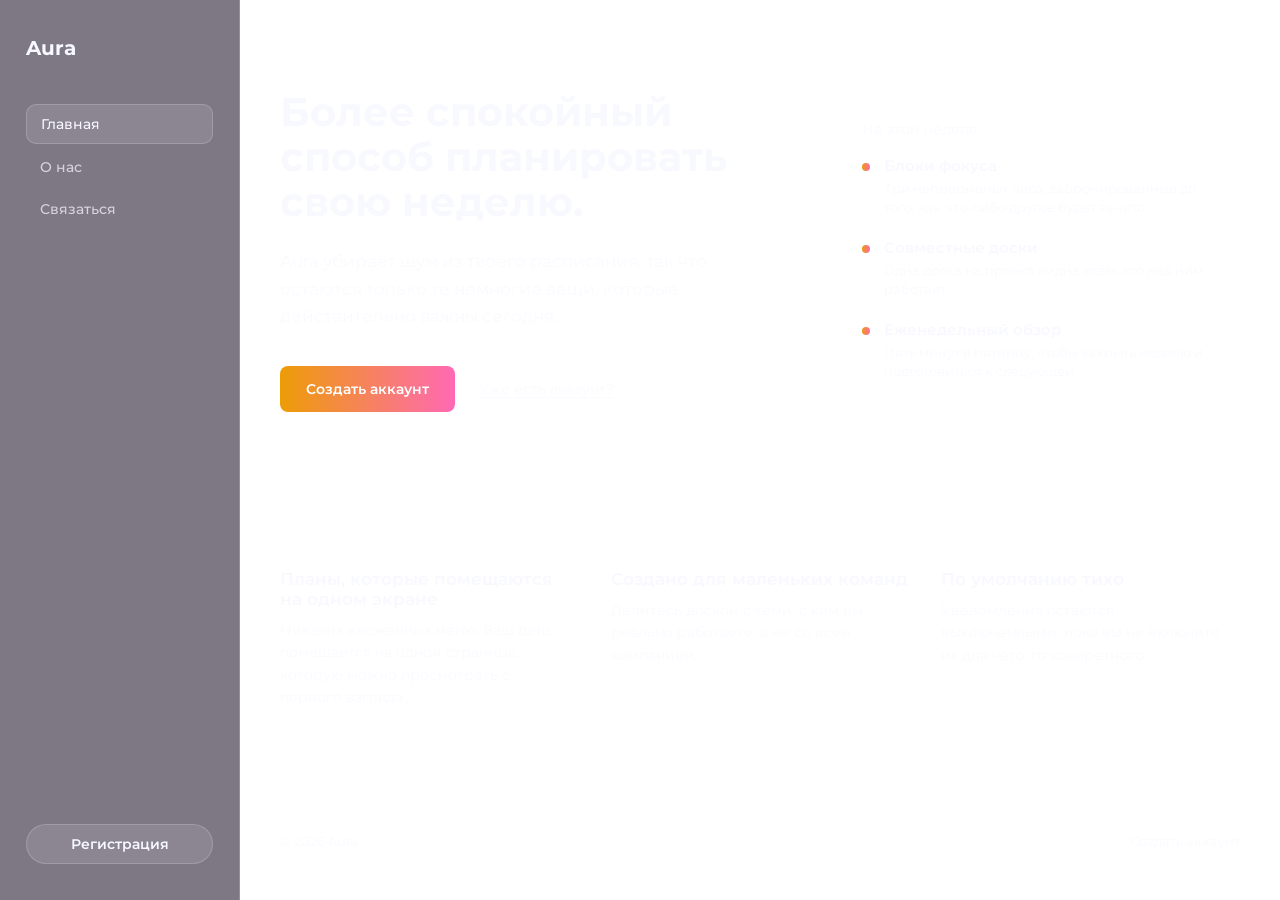
<file: index.html>
<!DOCTYPE html>
<html lang="en">
<head>
    <meta charset="UTF-8">
    <meta name="viewport" content="width=device-width, initial-scale=1.0">
    <title>Aura — Более спокойный способ планировать свою неделю.</title>
    <link rel="preconnect" href="https://fonts.googleapis.com">
    <link href="https://fonts.googleapis.com/css2?family=Montserrat:wght@400;500;600;700&display=swap" rel="stylesheet">
    <link rel="stylesheet" href="home.css">
    <link rel="icon" type="image/svg+xml" href="https://github.com/mamyrbekadilet-source/aura/blob/main/logo-mark.svg">
</head>
<body>
    <aside class="sidebar">
        <a href="index.html" class="logo">Aura</a>
        <nav class="sidebar-nav">
            <a href="index.html" class="active">Главная</a>

            <a href="about.html">О нас</a>
            <a href="contact.html">Связаться</a>
        </nav>
        <a href="signup.html" class="nav-cta">Регистрация</a>
    </aside>
    <main class="hero">
        <div class="hero-copy">
            <h1>Более спокойный способ планировать свою неделю.</h1>
            <p class="hero-sub">
                Aura убирает шум из твоего расписания,
                так что остаются только те немногие вещи,
                которые действительно важны сегодня.
            </p>
            <div class="hero-actions">
                <a href="signup.html" class="gradient-btn">Создать аккаунт</a>
                <a href="login.html" class="text-link">Уже есть аккаунт?</a>
            </div>
        </div>
        <aside class="hero-panel">
            <p class="panel-kicker">На этой неделе</p>
            <ul class="panel-list">
                <li>
                    <span class="panel-dot"></span>
                    <div>
                        <p class="panel-title">Блоки фокуса</p>
                        <p class="panel-text">Три непрерывных часа, забронированные до того, как что-либо другое будет занято.</p>
                    </div>
                </li>
                <li>
                    <span class="panel-dot"></span>
                    <div>
                        <p class="panel-title">Совместные доски</p>
                        <p class="panel-text">Одна доска на проект, видна всем, кто над ним работает.</p>
                    </div>
                </li>
                <li>
                    <span class="panel-dot"></span>
                    <div>
                        <p class="panel-title">Еженедельный обзор</p>
                        <p class="panel-text">Пять минут в пятницу, чтобы закрыть неделю и подготовиться к следующей.</p>
                    </div>
                </li>
            </ul>
        </aside>
    </main>
    <section id="features" class="features">
        <div class="feature">
            <h3>Планы, которые помещаются на одном экране</h3>
            <p>Никаких вложенных меню. Ваш день помещается на одной странице, которую можно просмотреть с первого взгляда.</p>
        </div>
        <div class="feature">
            <h3>Создано для маленьких команд</h3>
            <p>Делитесь доской с теми, с кем вы реально работаете, а не со всей компанией.</p>
        </div>
        <div class="feature">
            <h3>По умолчанию тихо</h3>
            <p>Уведомления остаются выключенными, пока вы не включите их для чего-то конкретного.</p>
        </div>
    </section>
    <footer class="footer">
        <span>&copy; 2026 Aura</span>
        <a href="signup.html">Создать аккаунт</a>
    </footer>
</body>
</html>
</file>
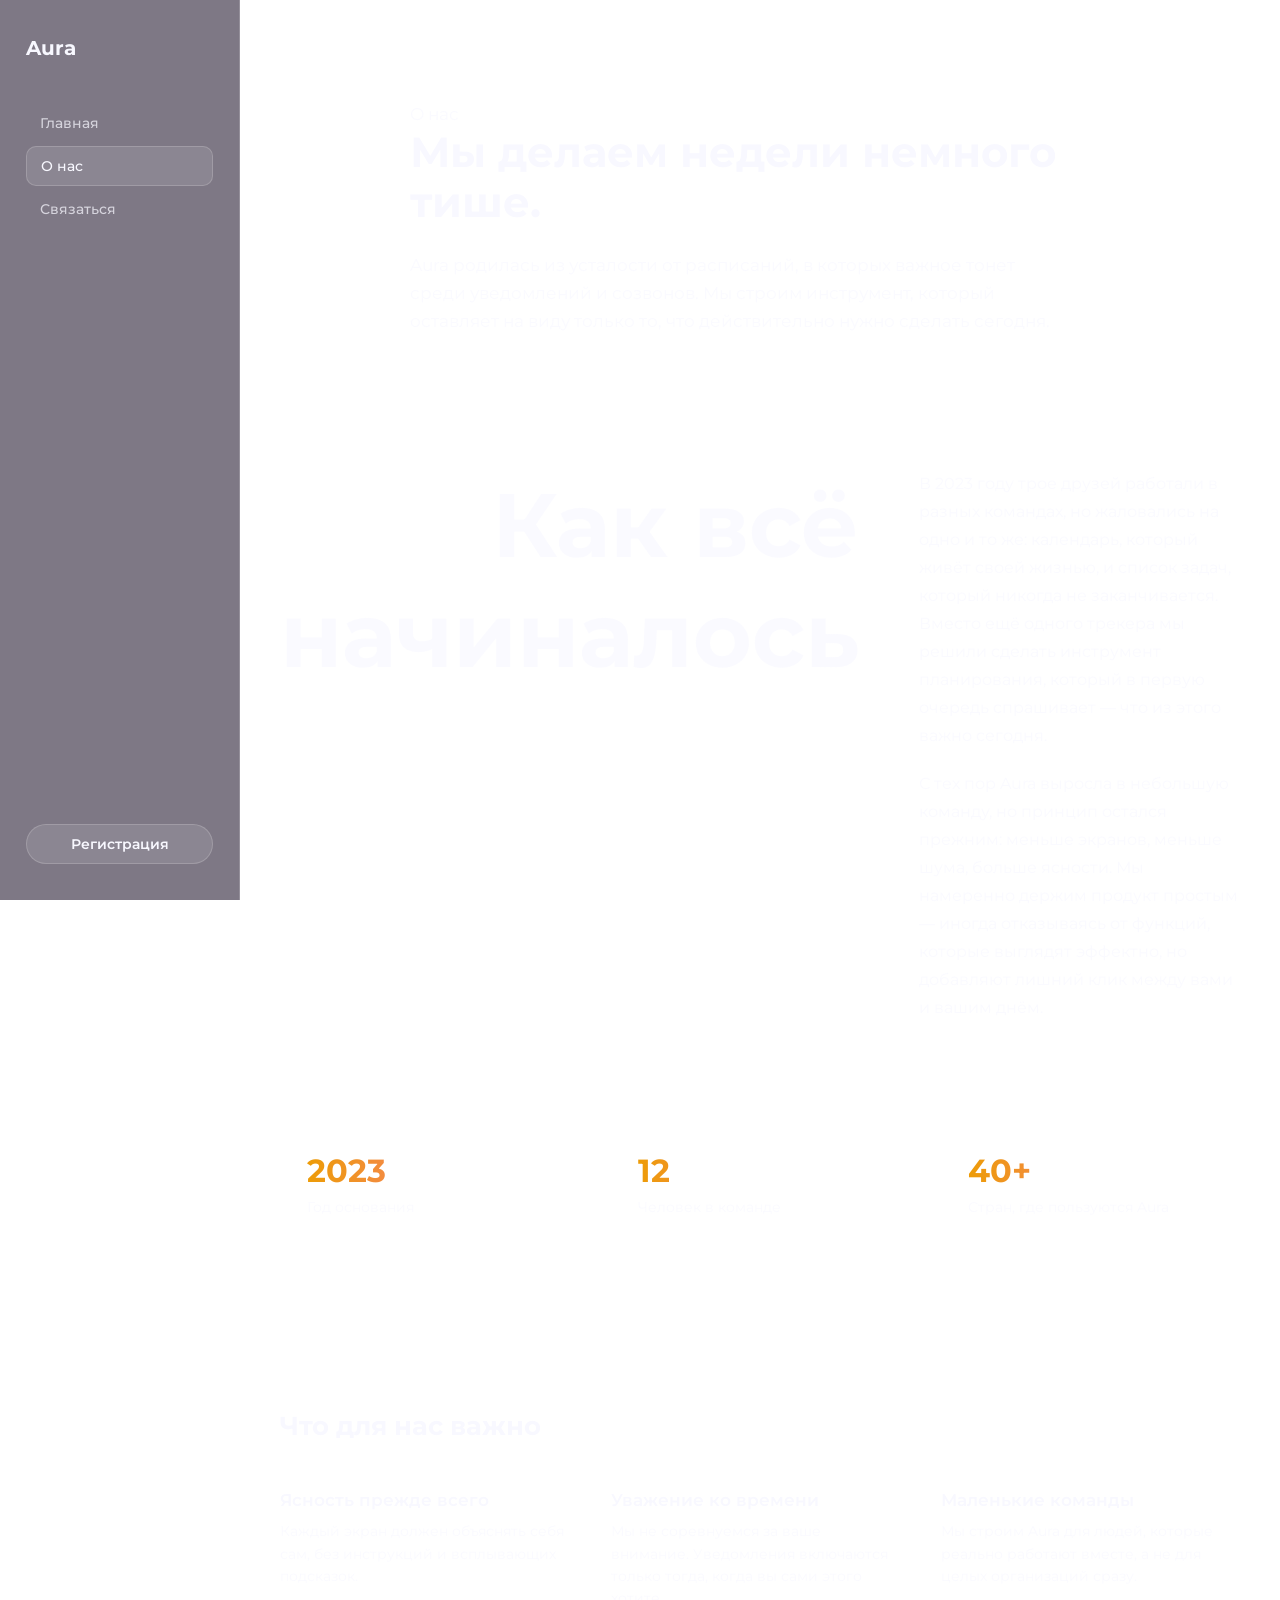
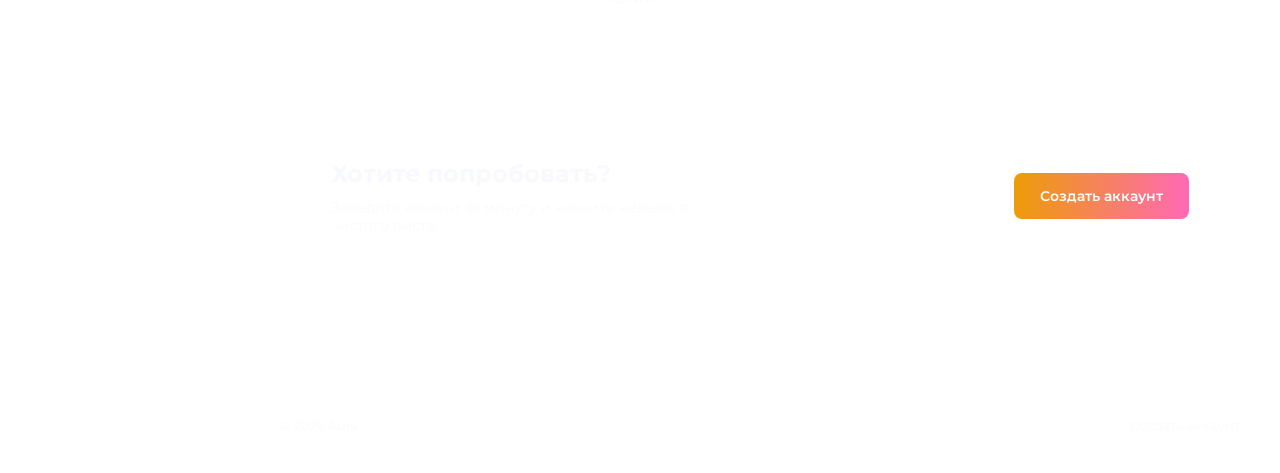
<file: about.html>
<!DOCTYPE html>
<html lang="ru">
<head>
    <meta charset="UTF-8">
    <meta name="viewport" content="width=device-width, initial-scale=1.0">
    <title>О нас — Aura</title>
    <link rel="preconnect" href="https://fonts.googleapis.com">
    <link href="https://fonts.googleapis.com/css2?family=Montserrat:wght@400;500;600;700&display=swap" rel="stylesheet">
    <link rel="stylesheet" href="about.css">
    <link rel="icon" type="image/svg+xml" href="https://github.com/mamyrbekadilet-source/aura/blob/main/logo-mark.svg">
</head>
<body>
    <aside class="sidebar">
        <a href="index.html" class="logo">Aura</a>
        <nav class="sidebar-nav">
            <a href="index.html">Главная</a>
            <a href="about.html" class="active">О нас</a>
            <a href="contact.html">Связаться</a>
        </nav>
        <a href="signup.html" class="nav-cta">Регистрация</a>
    </aside>
    <main>
        <section class="about-hero">
            <p class="about-kicker">О нас</p>
            <h1>Мы делаем недели немного тише.</h1>
            <p>
                Aura родилась из усталости от расписаний, в которых важное
                тонет среди уведомлений и созвонов. Мы строим инструмент,
                который оставляет на виду только то, что действительно
                нужно сделать сегодня.
            </p>
        </section>
        <section class="story">
            <h1 class="story-label">Как всё начиналось</h1>
            <div class="story-copy">
                <p>
                    В 2023 году трое друзей работали в разных командах, но
                    жаловались на одно и то же: календарь, который живёт
                    своей жизнью, и список задач, который никогда не
                    заканчивается. Вместо ещё одного трекера мы решили
                    сделать инструмент планирования, который в первую
                    очередь спрашивает — что из этого важно сегодня.
                </p>
                <p>
                    С тех пор Aura выросла в небольшую команду, но принцип
                    остался прежним: меньше экранов, меньше шума, больше
                    ясности. Мы намеренно держим продукт простым — иногда
                    отказываясь от функций, которые выглядят эффектно, но
                    добавляют лишний клик между вами и вашим днём.
                </p>
            </div>
        </section>
        <section class="stats">
            <div class="stat">
                <p class="stat-number">2023</p>
                <p class="stat-label">Год основания</p>
            </div>
            <div class="stat">
                <p class="stat-number">12</p>
                <p class="stat-label">Человек в команде</p>
            </div>
            <div class="stat">
                <p class="stat-number">40+</p>
                <p class="stat-label">Стран, где пользуются Aura</p>
            </div>
        </section>
        <section class="values">
            <h2>Что для нас важно</h2>
            <div class="values-grid">
                <div class="value">
                    <h3>Ясность прежде всего</h3>
                    <p>Каждый экран должен объяснять себя сам, без инструкций и всплывающих подсказок.</p>
                </div>
                <div class="value">
                    <h3>Уважение ко времени</h3>
                    <p>Мы не соревнуемся за ваше внимание. Уведомления включаются только тогда, когда вы сами этого хотите.</p>
                </div>
                <div class="value">
                    <h3>Маленькие команды</h3>
                    <p>Мы строим Aura для людей, которые реально работают вместе, а не для целых организаций сразу.</p>
                </div>
            </div>
        </section>
        <section class="about-cta">
            <div class="about-cta-panel">
                <div>
                    <h2>Хотите попробовать?</h2>
                    <p>Заведите аккаунт за минуту и начните неделю с чистого листа.</p>
                </div>
                <a href="signup.html" class="gradient-btn">Создать аккаунт</a>
            </div>
        </section>
    </main>
    <footer class="footer">
        <span>&copy; 2026 Aura</span>
        <a href="signup.html">Создать аккаунт</a>
    </footer>
</body>
</html>
</file>
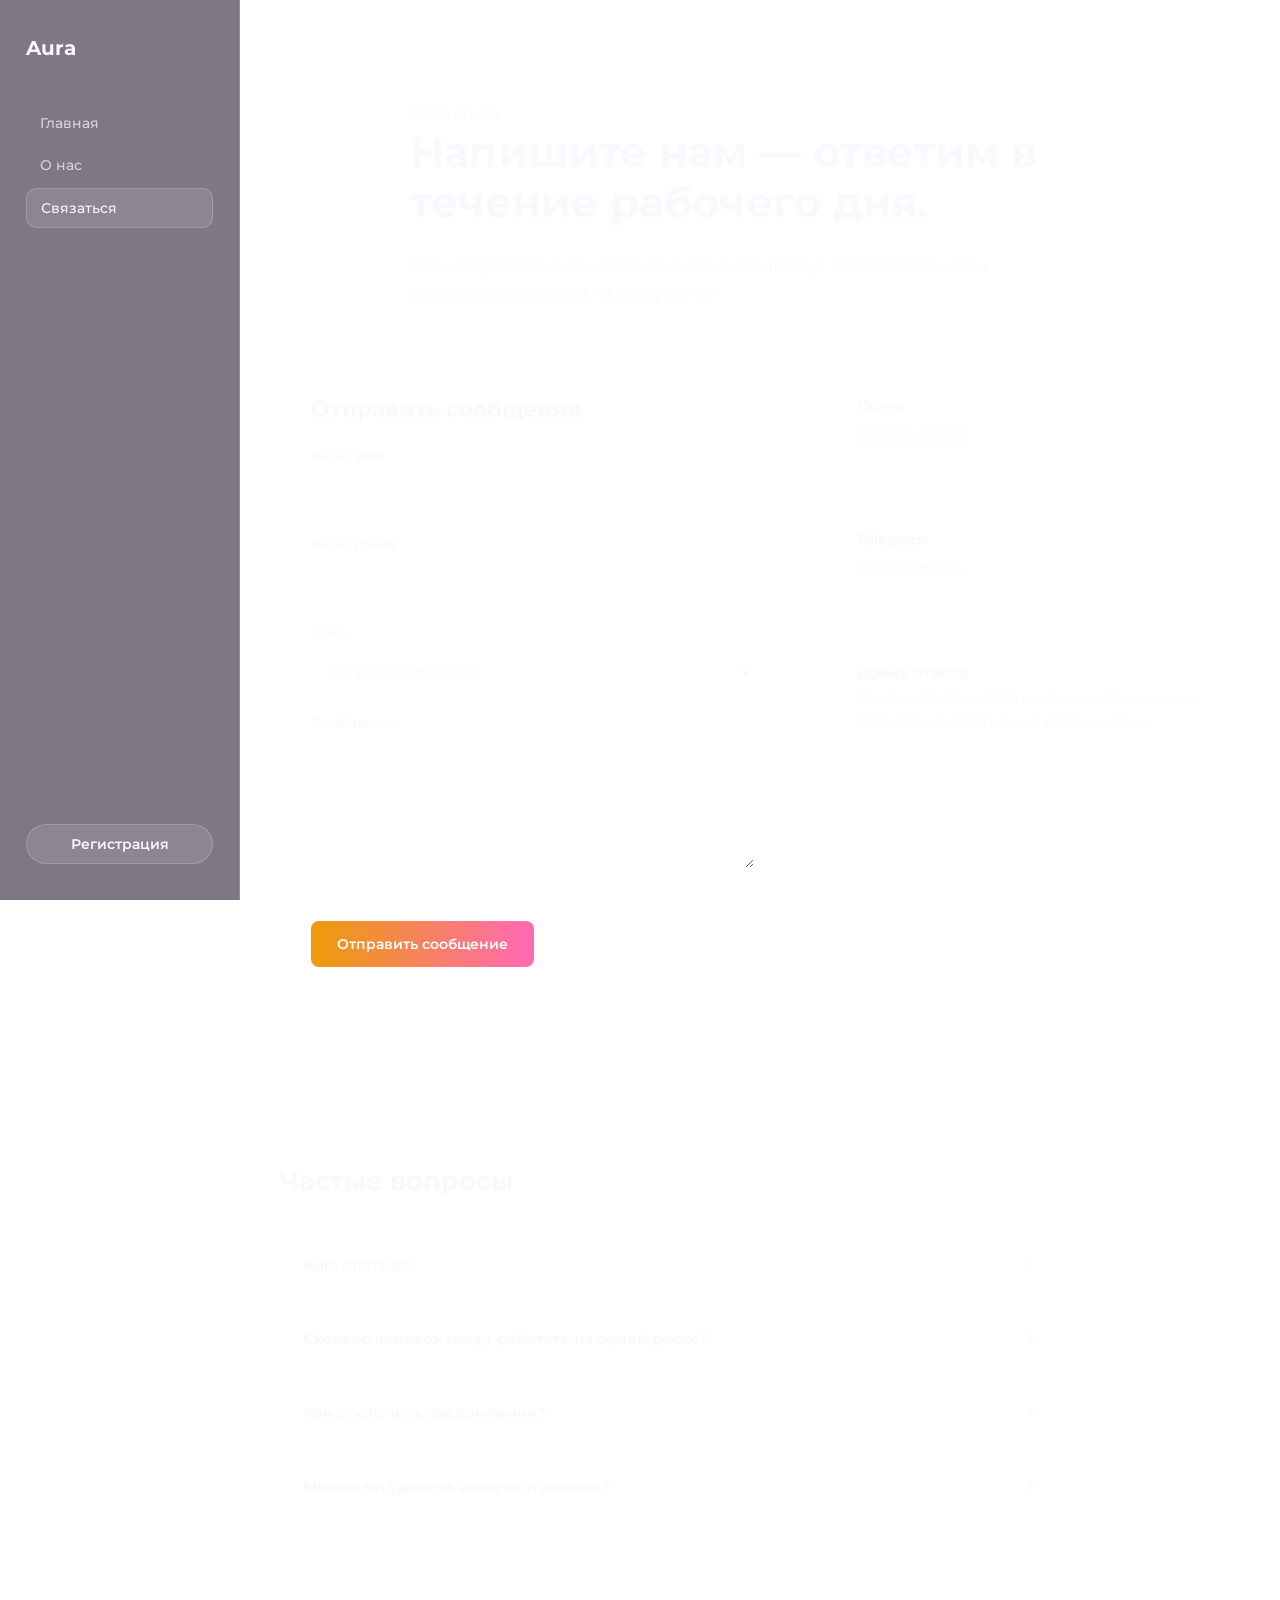
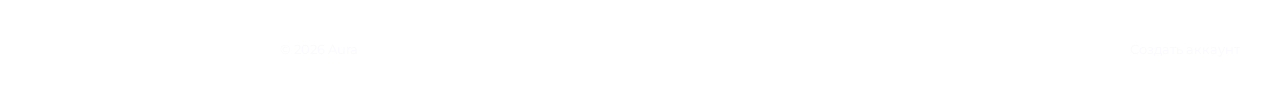
<file: contact.html>
<!DOCTYPE html>
<html lang="ru">
<head>
    <meta charset="UTF-8">
    <meta name="viewport" content="width=device-width, initial-scale=1.0">
    <title>Связаться — Aura</title>
    <link rel="preconnect" href="https://fonts.googleapis.com">
    <link href="https://fonts.googleapis.com/css2?family=Montserrat:wght@400;500;600;700&display=swap" rel="stylesheet">
    <link rel="stylesheet" href="contact.css">
    <link rel="icon" type="image/svg+xml" href="https://github.com/mamyrbekadilet-source/aura/blob/main/logo-mark.svg">
</head>
<body>
    <aside class="sidebar">
        <a href="index.html" class="logo">Aura</a>
        <nav class="sidebar-nav">
            <a href="index.html">Главная</a>
            <a href="about.html">О нас</a>
            <a href="contact.html" class="active">Связаться</a>
        </nav>
        <a href="signup.html" class="nav-cta">Регистрация</a>
    </aside>
    <main>
        <section class="contact-hero">
            <p class="about-kicker">Связаться</p>
            <h1>Напишите нам — ответим в течение рабочего дня.</h1>
            <p>
                Есть вопрос по Aura, идея или нашли ошибку? Расскажите,
                и мы вернёмся с ответом на вашу почту.
            </p>
        </section>

        <section class="contact-main">
            <div class="contact-form-panel">
                <h2>Отправить сообщение</h2>
                <form id="contactForm" novalidate>
                    <div class="field">
                        <label for="contactName">Ваше имя</label>
                        <input type="text" id="contactName" autocomplete="name">
                    </div>
                    <div class="field">
                        <label for="contactEmail">Ваша почта</label>
                        <input type="email" id="contactEmail" autocomplete="email">
                    </div>
                    <div class="field">
                        <label for="contactTopic">Тема</label>
                        <select id="contactTopic">
                            <option value="question">Вопрос по продукту</option>
                            <option value="bug">Сообщить об ошибке</option>
                            <option value="idea">Предложить идею</option>
                            <option value="other">Другое</option>
                        </select>
                    </div>
                    <div class="field">
                        <label for="contactMessage">Сообщение</label>
                        <textarea id="contactMessage"></textarea>
                    </div>
                    <p class="form-status" id="contactStatus" role="status"></p>
                    <button type="submit" class="gradient-btn">Отправить сообщение</button>
                </form>
            </div>

            <div class="contact-side">
                <div class="info-card">
                    <h3>Почта</h3>
                    <a href="mailto:hello@aura.app">hello@aura.app</a>
                </div>
                <div class="info-card">
                    <h3>Telegram</h3>
                    <a href="https://t.me/aura_support">@aura_support</a>
                </div>
                <div class="info-card">
                    <h3>Время ответа</h3>
                    <p>Пн–Пт, с 10:00 до 18:00 по Москве. В выходные отвечаем на следующий рабочий день.</p>
                </div>
            </div>
        </section>

        <section class="faq">
            <h2>Частые вопросы</h2>
            <div class="faq-list">
                <details class="faq-item">
                    <summary>Aura платная?</summary>
                    <p>Личное планирование бесплатно. Платные тарифы нужны только для больших команд и дополнительных досок.</p>
                </details>
                <details class="faq-item">
                    <summary>Сколько человек могут работать на одной доске?</summary>
                    <p>Доска рассчитана на небольшие команды — до 15 человек. Так она остаётся понятной и без лишнего шума.</p>
                </details>
                <details class="faq-item">
                    <summary>Как отключить уведомления?</summary>
                    <p>По умолчанию они уже выключены. Включить их можно отдельно для нужной задачи или доски.</p>
                </details>
                <details class="faq-item">
                    <summary>Можно ли удалить аккаунт и данные?</summary>
                    <p>Да. Напишите нам через форму выше с темой «Другое», и мы удалим аккаунт вместе со всеми данными.</p>
                </details>
            </div>
        </section>
    </main>
    <footer class="footer">
        <span>&copy; 2026 Aura</span>
        <a href="signup.html">Создать аккаунт</a>
    </footer>
    <script src="contact.js"></script>
</body>
</html>
</file>
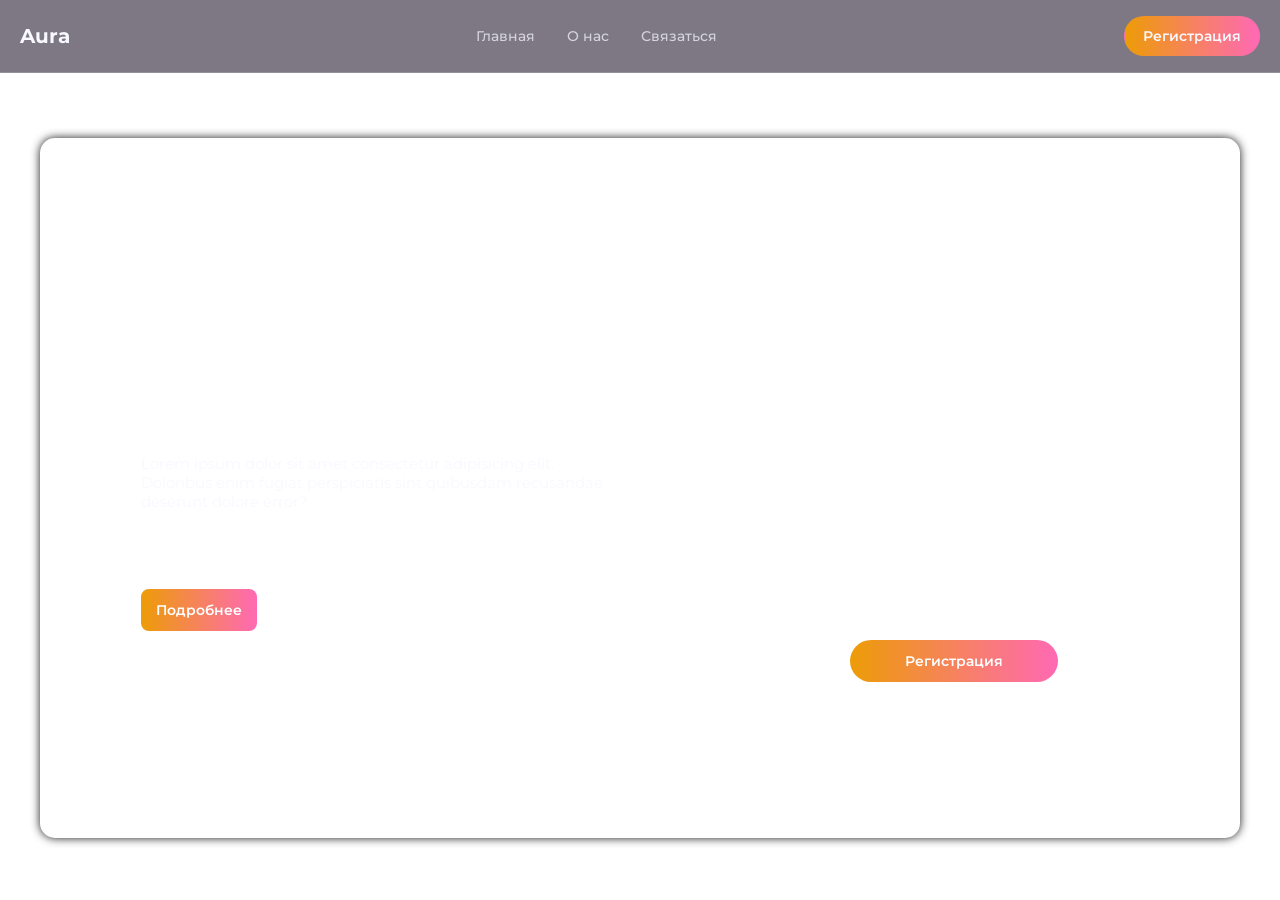
<file: signup.html>
<!DOCTYPE html>
<html lang="en">
<head>
    <meta charset="UTF-8">
    <meta name="viewport" content="width=device-width, initial-scale=1.0">
    <title>Регистрация — Aura</title>
    <link rel="preconnect" href="https://fonts.googleapis.com">
    <link href="https://fonts.googleapis.com/css2?family=Montserrat:wght@400;500;600;700&display=swap" rel="stylesheet">
    <link rel="stylesheet" href="style.css">
    <link rel="icon" type="image/svg+xml" href="https://github.com/mamyrbekadilet-source/aura/blob/main/logo-mark.svg">

</head>
<body>
    <aside class="sidebar">
        <a href="index.html" class="logo">Aura</a>
        <nav class="sidebar-nav">
            <a href="index.html">Главная</a>
            <a href="about.html">О нас</a>
            <a href="contact.html">Связаться</a>
        </nav>
        <a href="signup.html" class="nav-cta active">Регистрация</a>
    </aside>
    <div class="container">
        <a href="index.html" class="back-link">&larr; Обратно на главную</a>
        <h1 class="wlcm">Добро пожаловать!</h1>
        <div class="line"></div>
        <p class="opi">Lorem ipsum dolor sit amet consectetur adipisicing elit.<br>Doloribus enim fugiat perspiciatis sint quibusdam recusandae<br>deserunt dolore error?</p>
        <a href="index.html" class="gradient-btn">Подробнее</a>
        <h1 class="signin">Регистрация</h1>
        <div class="line2"></div>
        <div class="cont2">
            <form id="signupForm" novalidate>
                <h2 class="email">Ваша почта</h2>
                <input type="email" class="email2" id="emailInput" required>
                <h2 class="pswd">Ваш пароль</h2>
                <input type="password" class="pswdd" id="pswdInput" required>
                <h2 class="pswd2">Повторите пароль</h2>
                <input type="password" class="pswdd2" id="pswdInput2" required>
                <p class="error-msg" id="errorMsg"></p>
                <button type="submit" class="gradient-btn2">Регистрация</button>
            </form>
        </div>
    </div>
    <script src="script.js"></script>
</body>
</html>
</file>
<file: home.css>
:root {
    --ink: #f8f8ff;
    --ink-dim: rgba(248, 248, 255, 0.72);
    --glass: rgba(255, 255, 255, 0.1);
    --glass-border: rgba(255, 255, 255, 0.18);
    --accent-1: rgb(237, 156, 7);
    --accent-2: hotpink;
}

* {
    box-sizing: border-box;
}

body {
    margin: 0;
    font-family: 'Montserrat', sans-serif;
    color: var(--ink);
    background-image: url("https://github.com/mamyrbekadilet-source/aura/blob/main/gradient-purple-color-abstract-shapes-background_1040088-17.jpg");
    background-position: center;
    background-size: cover;
    background-attachment: fixed;
    background-repeat: no-repeat;
    min-height: 100vh;
    padding-left: 240px;
}

.sidebar {
    position: fixed;
    top: 0;
    left: 0;
    width: 240px;
    height: 100vh;
    padding: 36px 26px;
    display: flex;
    flex-direction: column;
    gap: 44px;
    background: rgba(20, 10, 34, 0.55);
    border-right: 1px solid var(--glass-border);
    backdrop-filter: blur(14px);
    z-index: 10;
}

.logo {
    font-size: 20px;
    font-weight: 700;
    letter-spacing: 0.01em;
    color: var(--ink);
    text-decoration: none;
}

.sidebar-nav {
    display: flex;
    flex-direction: column;
    gap: 4px;
}

.sidebar-nav a {
    color: var(--ink-dim);
    text-decoration: none;
    font-size: 14px;
    font-weight: 500;
    padding: 10px 14px;
    border-radius: 10px;
    transition: background 0.2s ease, color 0.2s ease;
}

.sidebar-nav a:hover {
    color: var(--ink);
    background: var(--glass);
}

.sidebar-nav a.active {
    color: var(--ink);
    background: var(--glass);
    border: 1px solid var(--glass-border);
}

.nav-cta {
    margin-top: auto;
    text-align: center;
    padding: 10px 18px;
    border: 1px solid var(--glass-border);
    border-radius: 20px;
    background: var(--glass);
    color: var(--ink);
    text-decoration: none;
    font-size: 14px;
    font-weight: 600;
    transition: background 0.2s ease;
}

.nav-cta:hover {
    background: linear-gradient(90deg, var(--accent-1), var(--accent-2));
    border-color: transparent;
}

.hero {
    max-width: 1200px;
    margin: 0 auto;
    padding: 90px 40px 100px;
    display: grid;
    grid-template-columns: 1.1fr 0.9fr;
    gap: 60px;
    align-items: center;
}

.hero-copy h1 {
    font-size: 40px;
    line-height: 1.12;
    font-weight: 700;
    margin: 0 0 24px;
    max-width: 20ch;
}

.hero-sub {
    font-size: 17px;
    line-height: 1.6;
    color: var(--ink-dim);
    max-width: 42ch;
    margin: 0 0 36px;
}

.hero-actions {
    display: flex;
    align-items: center;
    gap: 24px;
}

.gradient-btn {
    display: inline-block;
    font-family: 'Montserrat', sans-serif;
    font-size: 14px;
    font-weight: 600;
    color: white;
    text-decoration: none;
    padding: 14px 26px;
    border: none;
    border-radius: 8px;
    cursor: pointer;
    background: linear-gradient(90deg, var(--accent-1), var(--accent-2));
    transition: transform 0.2s ease;
}

.gradient-btn:hover {
    transform: scale(1.05);
}

.text-link {
    color: var(--ink-dim);
    text-decoration: underline;
    text-underline-offset: 3px;
    font-size: 14px;
}

.text-link:hover {
    color: var(--ink);
}

.hero-panel {
    background: var(--glass);
    border: 1px solid var(--glass-border);
    border-radius: 18px;
    padding: 28px 26px;
    backdrop-filter: blur(6px);
}

.panel-kicker {
    margin: 0 0 18px;
    font-size: 14px;
    color: var(--ink-dim);
}

.panel-list {
    list-style: none;
    margin: 0;
    padding: 0;
    display: flex;
    flex-direction: column;
    gap: 20px;
}

.panel-list li {
    display: flex;
    gap: 14px;
}

.panel-dot {
    flex: none;
    width: 8px;
    height: 8px;
    margin-top: 7px;
    border-radius: 50%;
    background: linear-gradient(90deg, var(--accent-1), var(--accent-2));
}

.panel-title {
    margin: 0 0 4px;
    font-size: 15px;
    font-weight: 600;
}

.panel-text {
    margin: 0;
    font-size: 13px;
    line-height: 1.5;
    color: var(--ink-dim);
}

.features {
    max-width: 1200px;
    margin: 0 auto;
    padding: 0 40px 100px;
    display: grid;
    grid-template-columns: repeat(3, 1fr);
    gap: 32px;
    border-top: 1px solid var(--glass-border);
    padding-top: 56px;
}

.feature h3 {
    font-size: 17px;
    font-weight: 600;
    margin: 0 0 10px;
}

.feature p {
    font-size: 14px;
    line-height: 1.6;
    color: var(--ink-dim);
    margin: 0;
    max-width: 32ch;
}

.footer {
    max-width: 1200px;
    margin: 0 auto;
    padding: 24px 40px 40px;
    display: flex;
    justify-content: space-between;
    font-size: 13px;
    color: var(--ink-dim);
}

.footer a {
    color: var(--ink-dim);
    text-decoration: none;
}

.footer a:hover {
    color: var(--ink);
}

@media (max-width: 860px) {
    body {
        padding-left: 0;
        padding-top: 76px;
    }

    .sidebar {
        width: 100%;
        height: auto;
        flex-direction: row;
        align-items: center;
        justify-content: space-between;
        padding: 16px 20px;
        gap: 16px;
        border-right: none;
        border-bottom: 1px solid var(--glass-border);
    }

    .sidebar-nav {
        flex-direction: row;
        gap: 4px;
    }

    .nav-cta {
        margin-top: 0;
    }

    .hero {
        grid-template-columns: 1fr;
        padding-top: 60px;
    }

    .hero-copy h1 {
        font-size: 38px;
        max-width: none;
    }

    .features {
        grid-template-columns: 1fr;
    }
}

@media (max-width: 560px) {
    .sidebar-nav {
        display: none;
    }
}
</file>
<file: about.css>
:root {
    --ink: #f8f8ff;
    --ink-dim: rgba(248, 248, 255, 0.72);
    --glass: rgba(255, 255, 255, 0.1);
    --glass-border: rgba(255, 255, 255, 0.18);
    --accent-1: rgb(237, 156, 7);
    --accent-2: hotpink;
}

* {
    box-sizing: border-box;
}

body {
    margin: 0;
    font-family: 'Montserrat', sans-serif;
    color: var(--ink);
    background-image: url("https://github.com/mamyrbekadilet-source/aura/blob/main/gradient-purple-color-abstract-shapes-background_1040088-17.jpg");
    background-position: center;
    background-size: cover;
    background-attachment: fixed;
    background-repeat: no-repeat;
    min-height: 100vh;
    padding-left: 240px;
}

.sidebar {
    position: fixed;
    top: 0;
    left: 0;
    width: 240px;
    height: 100vh;
    padding: 36px 26px;
    display: flex;
    flex-direction: column;
    gap: 44px;
    background: rgba(20, 10, 34, 0.55);
    border-right: 1px solid var(--glass-border);
    backdrop-filter: blur(14px);
    z-index: 10;
}

.logo {
    font-size: 20px;
    font-weight: 700;
    letter-spacing: 0.01em;
    color: var(--ink);
    text-decoration: none;
}

.sidebar-nav {
    display: flex;
    flex-direction: column;
    gap: 4px;
}

.sidebar-nav a {
    color: var(--ink-dim);
    text-decoration: none;
    font-size: 14px;
    font-weight: 500;
    padding: 10px 14px;
    border-radius: 10px;
    transition: background 0.2s ease, color 0.2s ease;
}

.sidebar-nav a:hover {
    color: var(--ink);
    background: var(--glass);
}

.sidebar-nav a.active {
    color: var(--ink);
    background: var(--glass);
    border: 1px solid var(--glass-border);
}

.nav-cta {
    margin-top: auto;
    text-align: center;
    padding: 10px 18px;
    border: 1px solid var(--glass-border);
    border-radius: 20px;
    background: var(--glass);
    color: var(--ink);
    text-decoration: none;
    font-size: 14px;
    font-weight: 600;
    transition: background 0.2s ease;
}

.nav-cta:hover {
    background: linear-gradient(90deg, var(--accent-1), var(--accent-2));
    border-color: transparent;
}

.about-hero {
    max-width: 780px;
    margin: 0 auto;
    padding: 100px 40px 70px;
    text-align: left;
}

.about-kicker {
    margin: 0 0 18px;
    font-size: 14px;
    color: var(--ink-dim);
}

.about-hero h1 {
    font-size: 42px;
    line-height: 1.18;
    font-weight: 700;
    margin: 0 0 24px;
}

.about-hero p {
    font-size: 17px;
    line-height: 1.65;
    color: var(--ink-dim);
    max-width: 60ch;
    margin: 0;
}

.story {
    max-width: 1200px;
    margin: 0 auto;
    padding: 0 40px 100px;
    display: grid;
    grid-template-columns: 0.9fr 1.1fr;
    gap: 60px;
    align-items: start;
    border-top: 1px solid var(--glass-border);
    padding-top: 64px;
}

.story-label {
    font-size: 90px;
    color: var(--ink-dim);
    margin: 0;
    text-align: end;
}

.story-copy p {
    font-size: 16px;
    line-height: 1.75;
    color: var(--ink-dim);
    max-width: 62ch;
    margin: 0 0 20px;
}

.story-copy p:last-child {
    margin-bottom: 0;
}

.stats {
    max-width: 1200px;
    margin: 0 auto;
    padding: 0 40px 100px;
    display: grid;
    grid-template-columns: repeat(3, 1fr);
    gap: 32px;
}

.stat {
    background: var(--glass);
    border: 1px solid var(--glass-border);
    border-radius: 18px;
    padding: 28px 26px;
    backdrop-filter: blur(6px);
}

.stat-number {
    font-size: 32px;
    font-weight: 700;
    margin: 0 0 8px;
    background: linear-gradient(90deg, var(--accent-1), var(--accent-2));
    -webkit-background-clip: text;
    background-clip: text;
    color: transparent;
}

.stat-label {
    margin: 0;
    font-size: 14px;
    color: var(--ink-dim);
}

.values {
    max-width: 1200px;
    margin: 0 auto;
    padding: 0 40px 100px;
    border-top: 1px solid var(--glass-border);
    padding-top: 64px;
}

.values h2 {
    font-size: 26px;
    font-weight: 700;
    margin: 0 0 48px;
    max-width: 24ch;
}

.values-grid {
    display: grid;
    grid-template-columns: repeat(3, 1fr);
    gap: 32px;
}

.value h3 {
    font-size: 17px;
    font-weight: 600;
    margin: 0 0 10px;
}

.value p {
    font-size: 14px;
    line-height: 1.6;
    color: var(--ink-dim);
    margin: 0;
    max-width: 32ch;
}

.about-cta {
    max-width: 1200px;
    margin: 0 auto;
    padding: 0 40px 110px;
}

.about-cta-panel {
    background: var(--glass);
    border: 1px solid var(--glass-border);
    border-radius: 18px;
    padding: 48px 50px;
    display: flex;
    align-items: center;
    justify-content: space-between;
    gap: 40px;
    backdrop-filter: blur(6px);
}

.about-cta-panel h2 {
    font-size: 24px;
    font-weight: 700;
    margin: 0 0 10px;
}

.about-cta-panel p {
    margin: 0;
    font-size: 14px;
    color: var(--ink-dim);
    max-width: 42ch;
}

.gradient-btn {
    display: inline-block;
    font-family: 'Montserrat', sans-serif;
    font-size: 14px;
    font-weight: 600;
    color: white;
    text-decoration: none;
    padding: 14px 26px;
    border: none;
    border-radius: 8px;
    cursor: pointer;
    background: linear-gradient(90deg, var(--accent-1), var(--accent-2));
    transition: transform 0.2s ease;
    white-space: nowrap;
}

.gradient-btn:hover {
    transform: scale(1.05);
}

.footer {
    max-width: 1200px;
    margin: 0 auto;
    padding: 24px 40px 40px;
    display: flex;
    justify-content: space-between;
    font-size: 13px;
    color: var(--ink-dim);
}

.footer a {
    color: var(--ink-dim);
    text-decoration: none;
}

.footer a:hover {
    color: var(--ink);
}

@media (max-width: 860px) {
    body {
        padding-left: 0;
        padding-top: 76px;
    }

    .sidebar {
        width: 100%;
        height: auto;
        flex-direction: row;
        align-items: center;
        justify-content: space-between;
        padding: 16px 20px;
        gap: 16px;
        border-right: none;
        border-bottom: 1px solid var(--glass-border);
    }

    .sidebar-nav {
        flex-direction: row;
        gap: 4px;
    }

    .nav-cta {
        margin-top: 0;
    }

    .story {
        grid-template-columns: 1fr;
        gap: 24px;
    }

    .stats {
        grid-template-columns: 1fr;
    }

    .values-grid {
        grid-template-columns: 1fr;
    }

    .about-cta-panel {
        flex-direction: column;
        align-items: flex-start;
    }

    .about-hero h1 {
        font-size: 34px;
    }
}

@media (max-width: 560px) {
    .sidebar-nav {
        display: none;
    }
}
</file>
<file: contact.css>
:root {
    --ink: #f8f8ff;
    --ink-dim: rgba(248, 248, 255, 0.72);
    --glass: rgba(255, 255, 255, 0.1);
    --glass-border: rgba(255, 255, 255, 0.18);
    --accent-1: rgb(237, 156, 7);
    --accent-2: hotpink;
}

* {
    box-sizing: border-box;
}

body {
    margin: 0;
    font-family: 'Montserrat', sans-serif;
    color: var(--ink);
    background-image: url("https://github.com/mamyrbekadilet-source/aura/blob/main/gradient-purple-color-abstract-shapes-background_1040088-17.jpg");
    background-position: center;
    background-size: cover;
    background-attachment: fixed;
    background-repeat: no-repeat;
    min-height: 100vh;
    padding-left: 240px;
}

.sidebar {
    position: fixed;
    top: 0;
    left: 0;
    width: 240px;
    height: 100vh;
    padding: 36px 26px;
    display: flex;
    flex-direction: column;
    gap: 44px;
    background: rgba(20, 10, 34, 0.55);
    border-right: 1px solid var(--glass-border);
    backdrop-filter: blur(14px);
    z-index: 10;
}

.logo {
    font-size: 20px;
    font-weight: 700;
    letter-spacing: 0.01em;
    color: var(--ink);
    text-decoration: none;
}

.sidebar-nav {
    display: flex;
    flex-direction: column;
    gap: 4px;
}

.sidebar-nav a {
    color: var(--ink-dim);
    text-decoration: none;
    font-size: 14px;
    font-weight: 500;
    padding: 10px 14px;
    border-radius: 10px;
    transition: background 0.2s ease, color 0.2s ease;
}

.sidebar-nav a:hover {
    color: var(--ink);
    background: var(--glass);
}

.sidebar-nav a.active {
    color: var(--ink);
    background: var(--glass);
    border: 1px solid var(--glass-border);
}

.nav-cta {
    margin-top: auto;
    text-align: center;
    padding: 10px 18px;
    border: 1px solid var(--glass-border);
    border-radius: 20px;
    background: var(--glass);
    color: var(--ink);
    text-decoration: none;
    font-size: 14px;
    font-weight: 600;
    transition: background 0.2s ease;
}

.nav-cta:hover {
    background: linear-gradient(90deg, var(--accent-1), var(--accent-2));
    border-color: transparent;
}

.about-hero {
    max-width: 780px;
    margin: 0 auto;
    padding: 100px 40px 70px;
    text-align: left;
}

.about-kicker {
    margin: 0 0 18px;
    font-size: 14px;
    color: var(--ink-dim);
}

.about-hero h1 {
    font-size: 42px;
    line-height: 1.18;
    font-weight: 700;
    margin: 0 0 24px;
}

.about-hero p {
    font-size: 17px;
    line-height: 1.65;
    color: var(--ink-dim);
    max-width: 60ch;
    margin: 0;
}

.story {
    max-width: 1200px;
    margin: 0 auto;
    padding: 0 40px 100px;
    display: grid;
    grid-template-columns: 0.9fr 1.1fr;
    gap: 60px;
    align-items: start;
    border-top: 1px solid var(--glass-border);
    padding-top: 64px;
}

.story-label {
    font-size: 90px;
    color: var(--ink-dim);
    margin: 0;
    text-align: end;
}

.story-copy p {
    font-size: 16px;
    line-height: 1.75;
    color: var(--ink-dim);
    max-width: 62ch;
    margin: 0 0 20px;
}

.story-copy p:last-child {
    margin-bottom: 0;
}

.stats {
    max-width: 1200px;
    margin: 0 auto;
    padding: 0 40px 100px;
    display: grid;
    grid-template-columns: repeat(3, 1fr);
    gap: 32px;
}

.stat {
    background: var(--glass);
    border: 1px solid var(--glass-border);
    border-radius: 18px;
    padding: 28px 26px;
    backdrop-filter: blur(6px);
}

.stat-number {
    font-size: 32px;
    font-weight: 700;
    margin: 0 0 8px;
    background: linear-gradient(90deg, var(--accent-1), var(--accent-2));
    -webkit-background-clip: text;
    background-clip: text;
    color: transparent;
}

.stat-label {
    margin: 0;
    font-size: 14px;
    color: var(--ink-dim);
}

.values {
    max-width: 1200px;
    margin: 0 auto;
    padding: 0 40px 100px;
    border-top: 1px solid var(--glass-border);
    padding-top: 64px;
}

.values h2 {
    font-size: 26px;
    font-weight: 700;
    margin: 0 0 48px;
    max-width: 24ch;
}

.values-grid {
    display: grid;
    grid-template-columns: repeat(3, 1fr);
    gap: 32px;
}

.value h3 {
    font-size: 17px;
    font-weight: 600;
    margin: 0 0 10px;
}

.value p {
    font-size: 14px;
    line-height: 1.6;
    color: var(--ink-dim);
    margin: 0;
    max-width: 32ch;
}

.about-cta {
    max-width: 1200px;
    margin: 0 auto;
    padding: 0 40px 110px;
}

.about-cta-panel {
    background: var(--glass);
    border: 1px solid var(--glass-border);
    border-radius: 18px;
    padding: 48px 50px;
    display: flex;
    align-items: center;
    justify-content: space-between;
    gap: 40px;
    backdrop-filter: blur(6px);
}

.about-cta-panel h2 {
    font-size: 24px;
    font-weight: 700;
    margin: 0 0 10px;
}

.about-cta-panel p {
    margin: 0;
    font-size: 14px;
    color: var(--ink-dim);
    max-width: 42ch;
}

.gradient-btn {
    display: inline-block;
    font-family: 'Montserrat', sans-serif;
    font-size: 14px;
    font-weight: 600;
    color: white;
    text-decoration: none;
    padding: 14px 26px;
    border: none;
    border-radius: 8px;
    cursor: pointer;
    background: linear-gradient(90deg, var(--accent-1), var(--accent-2));
    transition: transform 0.2s ease;
    white-space: nowrap;
}

.gradient-btn:hover {
    transform: scale(1.05);
}

.footer {
    max-width: 1200px;
    margin: 0 auto;
    padding: 24px 40px 40px;
    display: flex;
    justify-content: space-between;
    font-size: 13px;
    color: var(--ink-dim);
}

.footer a {
    color: var(--ink-dim);
    text-decoration: none;
}

.footer a:hover {
    color: var(--ink);
}

@media (max-width: 860px) {
    body {
        padding-left: 0;
        padding-top: 76px;
    }

    .sidebar {
        width: 100%;
        height: auto;
        flex-direction: row;
        align-items: center;
        justify-content: space-between;
        padding: 16px 20px;
        gap: 16px;
        border-right: none;
        border-bottom: 1px solid var(--glass-border);
    }

    .sidebar-nav {
        flex-direction: row;
        gap: 4px;
    }

    .nav-cta {
        margin-top: 0;
    }

    .story {
        grid-template-columns: 1fr;
        gap: 24px;
    }

    .stats {
        grid-template-columns: 1fr;
    }

    .values-grid {
        grid-template-columns: 1fr;
    }

    .about-cta-panel {
        flex-direction: column;
        align-items: flex-start;
    }

    .about-hero h1 {
        font-size: 34px;
    }
}

@media (max-width: 560px) {
    .sidebar-nav {
        display: none;
    }
}

/* ---------- Contact page ---------- */
.contact-hero {
    max-width: 780px;
    margin: 0 auto;
    padding: 100px 40px 56px;
}

.contact-hero h1 {
    font-size: 42px;
    line-height: 1.18;
    font-weight: 700;
    margin: 0 0 24px;
}

.contact-hero p {
    font-size: 17px;
    line-height: 1.65;
    color: var(--ink-dim);
    max-width: 60ch;
    margin: 0;
}

.contact-main {
    max-width: 1200px;
    margin: 0 auto;
    padding: 0 40px 100px;
    display: grid;
    grid-template-columns: 1.1fr 0.9fr;
    gap: 40px;
    align-items: start;
}

.contact-form-panel,
.info-card {
    background: var(--glass);
    border: 1px solid var(--glass-border);
    border-radius: 18px;
    padding: 32px 30px;
    backdrop-filter: blur(6px);
}

.contact-form-panel h2 {
    font-size: 22px;
    font-weight: 700;
    margin: 0 0 24px;
}

.field {
    display: flex;
    flex-direction: column;
    gap: 8px;
    margin-bottom: 18px;
}

.field label {
    font-size: 14px;
    font-weight: 500;
}

.field input,
.field select,
.field textarea {
    font-family: 'Montserrat', sans-serif;
    font-size: 14px;
    color: var(--ink);
    background: rgba(255, 255, 255, 0.08);
    border: 1px solid var(--glass-border);
    border-radius: 10px;
    padding: 12px 14px;
    width: 100%;
    transition: border-color 0.2s ease, background 0.2s ease;
}

.field select option {
    color: #1b1030;
}

.field textarea {
    min-height: 130px;
    resize: vertical;
}

.field input:focus,
.field select:focus,
.field textarea:focus {
    outline: none;
    border-color: var(--accent-2);
    background: rgba(255, 255, 255, 0.14);
}

.form-status {
    min-height: 20px;
    margin: 0 0 14px;
    font-size: 13px;
    color: #ffb3b3;
}

.form-status.success {
    color: #b3ffcb;
}

.contact-side {
    display: flex;
    flex-direction: column;
    gap: 20px;
}

.info-card h3 {
    font-size: 15px;
    font-weight: 600;
    margin: 0 0 6px;
}

.info-card p,
.info-card a {
    margin: 0;
    font-size: 14px;
    line-height: 1.6;
    color: var(--ink-dim);
}

.info-card a {
    text-decoration: underline;
    text-underline-offset: 3px;
}

.info-card a:hover {
    color: var(--ink);
}

.faq {
    max-width: 1200px;
    margin: 0 auto;
    padding: 64px 40px 100px;
    border-top: 1px solid var(--glass-border);
}

.faq h2 {
    font-size: 26px;
    font-weight: 700;
    margin: 0 0 36px;
}

.faq-list {
    max-width: 780px;
    display: flex;
    flex-direction: column;
    gap: 12px;
}

.faq-item {
    background: var(--glass);
    border: 1px solid var(--glass-border);
    border-radius: 14px;
    padding: 0 22px;
    backdrop-filter: blur(6px);
}

.faq-item summary {
    cursor: pointer;
    list-style: none;
    padding: 18px 0;
    font-size: 15px;
    font-weight: 600;
    display: flex;
    justify-content: space-between;
    align-items: center;
    gap: 16px;
}

.faq-item summary::-webkit-details-marker {
    display: none;
}

.faq-item summary::after {
    content: '+';
    font-size: 20px;
    font-weight: 500;
    color: var(--ink-dim);
    transition: transform 0.2s ease;
}

.faq-item[open] summary::after {
    transform: rotate(45deg);
}

.faq-item p {
    margin: 0;
    padding: 0 0 20px;
    font-size: 14px;
    line-height: 1.65;
    color: var(--ink-dim);
    max-width: 62ch;
}

.gradient-btn:focus-visible,
.faq-item summary:focus-visible {
    outline: 2px solid var(--ink);
    outline-offset: 3px;
}

@media (max-width: 860px) {
    .contact-main {
        grid-template-columns: 1fr;
    }

    .contact-hero h1 {
        font-size: 34px;
    }
}
</file>
<file: style.css>
:root {
    --ink: #f8f8ff;
    --ink-dim: rgba(248, 248, 255, 0.72);
    --glass: rgba(255, 255, 255, 0.1);
    --glass-border: rgba(255, 255, 255, 0.18);
    --accent-1: rgb(237, 156, 7);
    --accent-2: hotpink;
}

* {
    box-sizing: border-box;
}

body {
    display: flex;
    margin: 0;
    padding: 0;
    padding-left: 240px;
    justify-content: center;
    align-items: center;
    background-image: url("https://github.com/mamyrbekadilet-source/aura/blob/main/gradient-purple-color-abstract-shapes-background_1040088-17.jpg");
    background-position: center;
    background-size: cover;
    background-repeat: no-repeat;
    height: 100vh;
}

.sidebar {
    position: fixed;
    top: 0;
    left: 0;
    width: 240px;
    height: 100vh;
    padding: 36px 26px;
    display: flex;
    flex-direction: column;
    gap: 44px;
    background: rgba(20, 10, 34, 0.55);
    border-right: 1px solid var(--glass-border);
    backdrop-filter: blur(14px);
    z-index: 10;
}

.sidebar .logo {
    font-family: 'Montserrat', sans-serif;
    font-size: 20px;
    font-weight: 700;
    letter-spacing: 0.01em;
    color: var(--ink);
    text-decoration: none;
}

.sidebar-nav {
    display: flex;
    flex-direction: column;
    gap: 4px;
}

.sidebar-nav a {
    font-family: 'Montserrat', sans-serif;
    color: var(--ink-dim);
    text-decoration: none;
    font-size: 14px;
    font-weight: 500;
    padding: 10px 14px;
    border-radius: 10px;
    transition: background 0.2s ease, color 0.2s ease;
}

.sidebar-nav a:hover {
    color: var(--ink);
    background: var(--glass);
}

.sidebar-nav a.active {
    color: var(--ink);
    background: var(--glass);
    border: 1px solid var(--glass-border);
}

.sidebar .nav-cta {
    margin-top: auto;
    text-align: center;
    font-family: 'Montserrat', sans-serif;
    padding: 10px 18px;
    border: 1px solid var(--glass-border);
    border-radius: 20px;
    background: var(--glass);
    color: var(--ink);
    text-decoration: none;
    font-size: 14px;
    font-weight: 600;
    transition: background 0.2s ease;
}

.sidebar .nav-cta:hover,
.sidebar .nav-cta.active {
    background: linear-gradient(90deg, var(--accent-1), var(--accent-2));
    border-color: transparent;
}

@media (max-width: 1500px) {
    body {
        padding-left: 0;
        padding-top: 76px;
        height: auto;
        min-height: 100vh;
    }

    .sidebar {
        width: 100%;
        height: auto;
        flex-direction: row;
        align-items: center;
        justify-content: space-between;
        padding: 16px 20px;
        gap: 16px;
        border-right: none;
        border-bottom: 1px solid var(--glass-border);
    }

    .sidebar-nav {
        flex-direction: row;
        gap: 4px;
    }

    .sidebar .nav-cta {
        margin-top: 0;
    }
}

@media (max-width: 760px) {
    .sidebar-nav {
        display: none;
    }
}

.container {
    position: relative;
    width: 1200px;
    height: 700px;
    border-radius: 15px;
    border: 1px solid transparent;
    background-color: transparent;
    box-shadow: 0 0 10px rgba(0, 0, 0, 0.9);
}

.back-link {
    position: absolute;
    top: 25px;
    left: 90px;
    font-family: 'Montserrat', sans-serif;
    font-size: 13px;
    color: rgba(255, 255, 255, 0.75);
    text-decoration: none;
}

.back-link:hover {
    color: white;
}

.wlcm {
    position: absolute;
    font-family: 'Montserrat', sans-serif;
    color: white;
    font-size: 50px;
    left: 90px;
    top: 120px;
}

.opi {
    position: absolute;
    font-family: 'Montserrat', sans-serif;
    color: ghostwhite;
    font-size: 15px;
    left: 100px;
    top: 300px;
}

.line {
    position: absolute;
    border-top: 2px solid white;
    width: 70px;
    top: 270px;
    left: 100px;
}

.gradient-btn {
    position: absolute;
    display: inline-block;
    font-family: 'Montserrat', sans-serif;
    font-size: 14px;
    font-weight: 600;
    color: white;
    text-decoration: none;
    padding: 12px 15px;
    border: none;
    border-radius: 8px;
    cursor: pointer;
    background: linear-gradient(90deg, rgb(237, 156, 7), hotpink);
    transition: transform 0.2s ease;
    top: 450px;
    left: 100px;
}

.gradient-btn:hover {
    transform: scale(1.05);
}

.signin {
    position: absolute;
    font-family: 'Montserrat', sans-serif;
    color: white;
    font-size: 40px;
    right: 145px;
    top: 50px;
}

.line2 {
    position: absolute;
    border-top: 2px solid white;
    width: 70px;
    top: 140px;
    right: 250px;
}

.cont2 {
    position: absolute;
    width: 300px;
    height: 400px;
    right: 135px;
    top: 170px;
    border-radius: 15px;
    border: 1px solid transparent;
    background-color: rgba(255, 255, 255, 0.3);
}

.email {
    position: relative;
    font-family: 'Montserrat', sans-serif;
    color: white;
    font-size: 20px;
    left: 20px;
    top: 25px;
}

.pswd {
    position: relative;
    font-family: 'Montserrat', sans-serif;
    color: white;
    font-size: 20px;
    left: 20px;
    top: 75px;
}

.pswd2 {
    position: relative;
    font-family: 'Montserrat', sans-serif;
    color: white;
    font-size: 20px;
    left: 20px;
    top: 125px;
}

.email2 {
    position: absolute;
    top: 80px;
    left: 20px;
    border: 1px solid transparent;
    border-radius: 15px;
    width: 250px;
    height: 30px;
}

.pswdd {
    position: absolute;
    top: 170px;
    left: 20px;
    border: 1px solid transparent;
    border-radius: 15px;
    width: 250px;
    height: 30px;
}

.pswdd2 {
    position: absolute;
    top: 260px;
    left: 20px;
    border: 1px solid transparent;
    border-radius: 15px;
    width: 250px;
    height: 30px;
}

.error-msg {
    position: absolute;
    top: 300px;
    left: 20px;
    width: 260px;
    margin: 0;
    font-family: 'Montserrat', sans-serif;
    font-size: 13px;
    color: #ffb3b3;
}

.error-msg.success {
    color: #b3ffcb;
}

.gradient-btn2 {
    position: absolute;
    font-family: 'Montserrat', sans-serif;
    font-size: 14px;
    font-weight: 600;
    color: white;
    padding: 12px 55px;
    border: none;
    border-radius: 25px;
    cursor: pointer;
    background: linear-gradient(90deg, rgb(237, 156, 7), hotpink);
    transition: transform 0.2s ease;
    top: 330px;
    left: 45px;
}

.gradient-btn2:hover {
    transform: scale(1.05);
}
</file>
